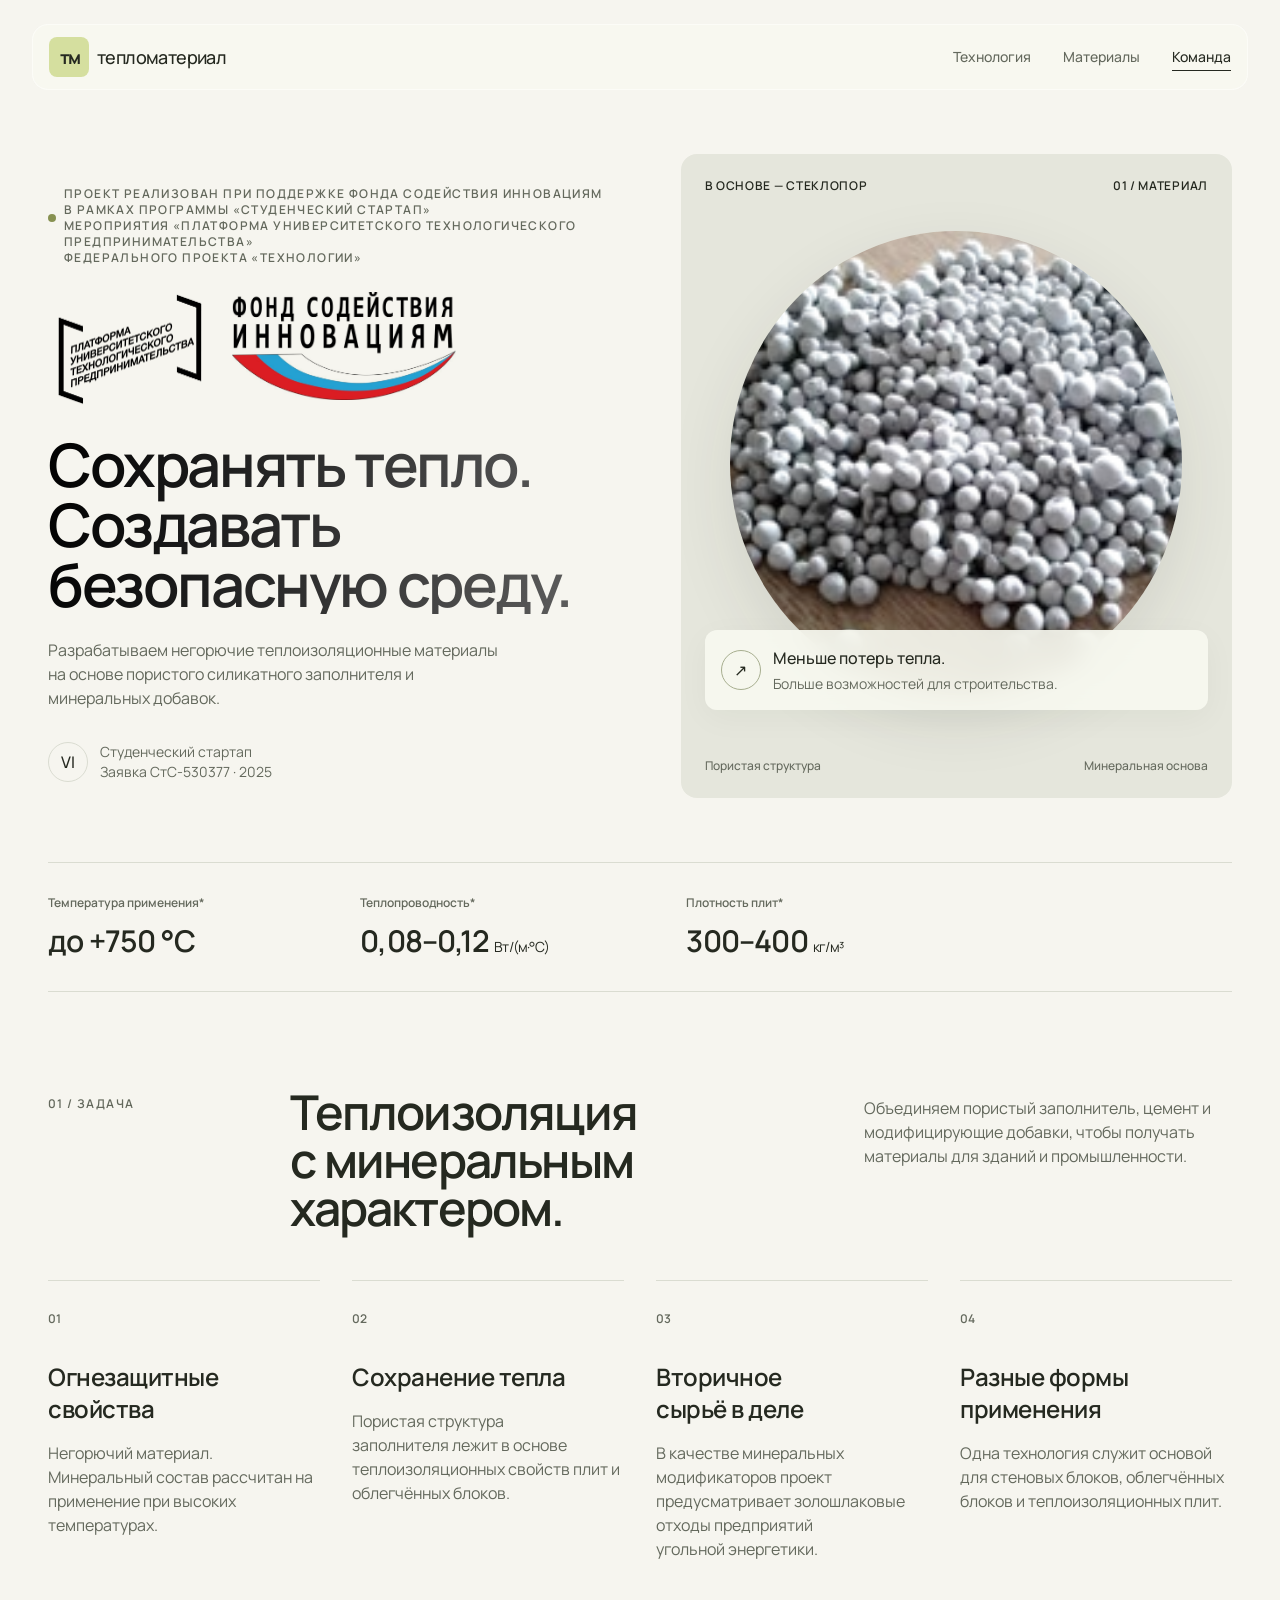
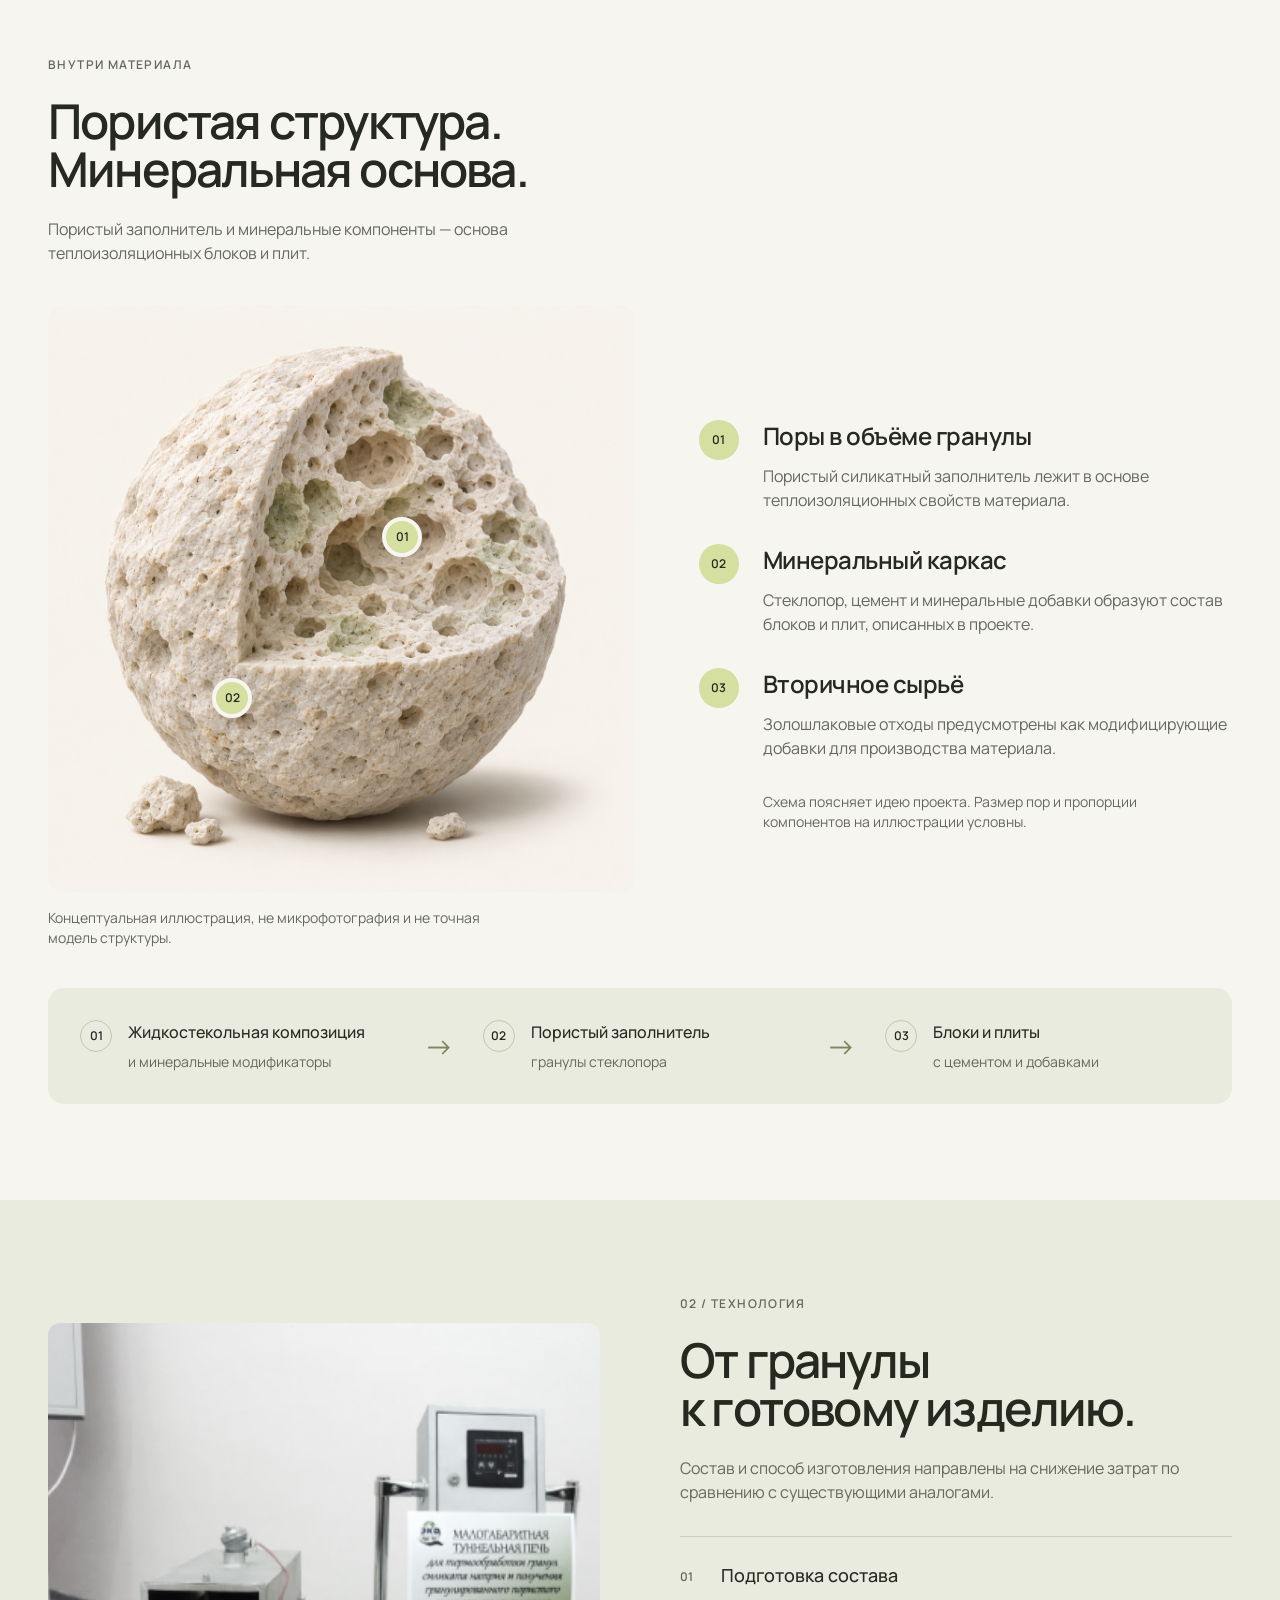
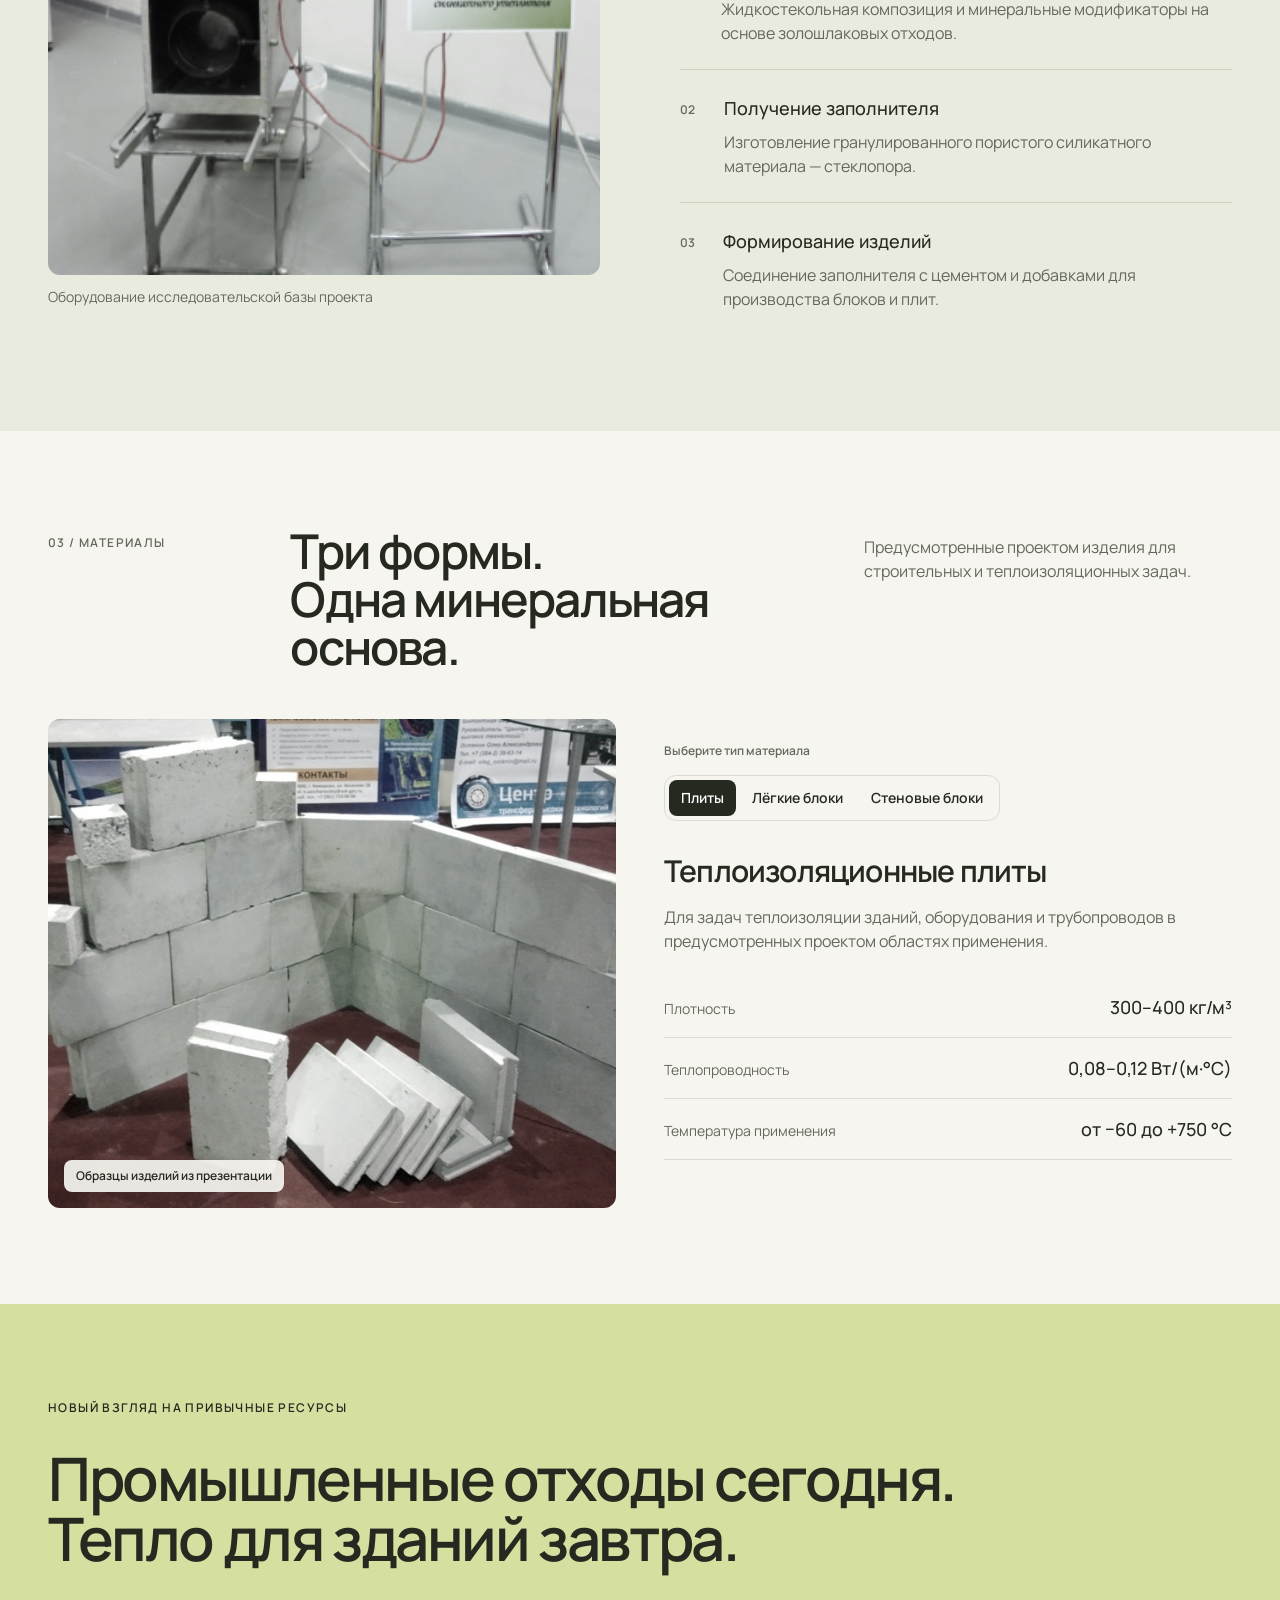
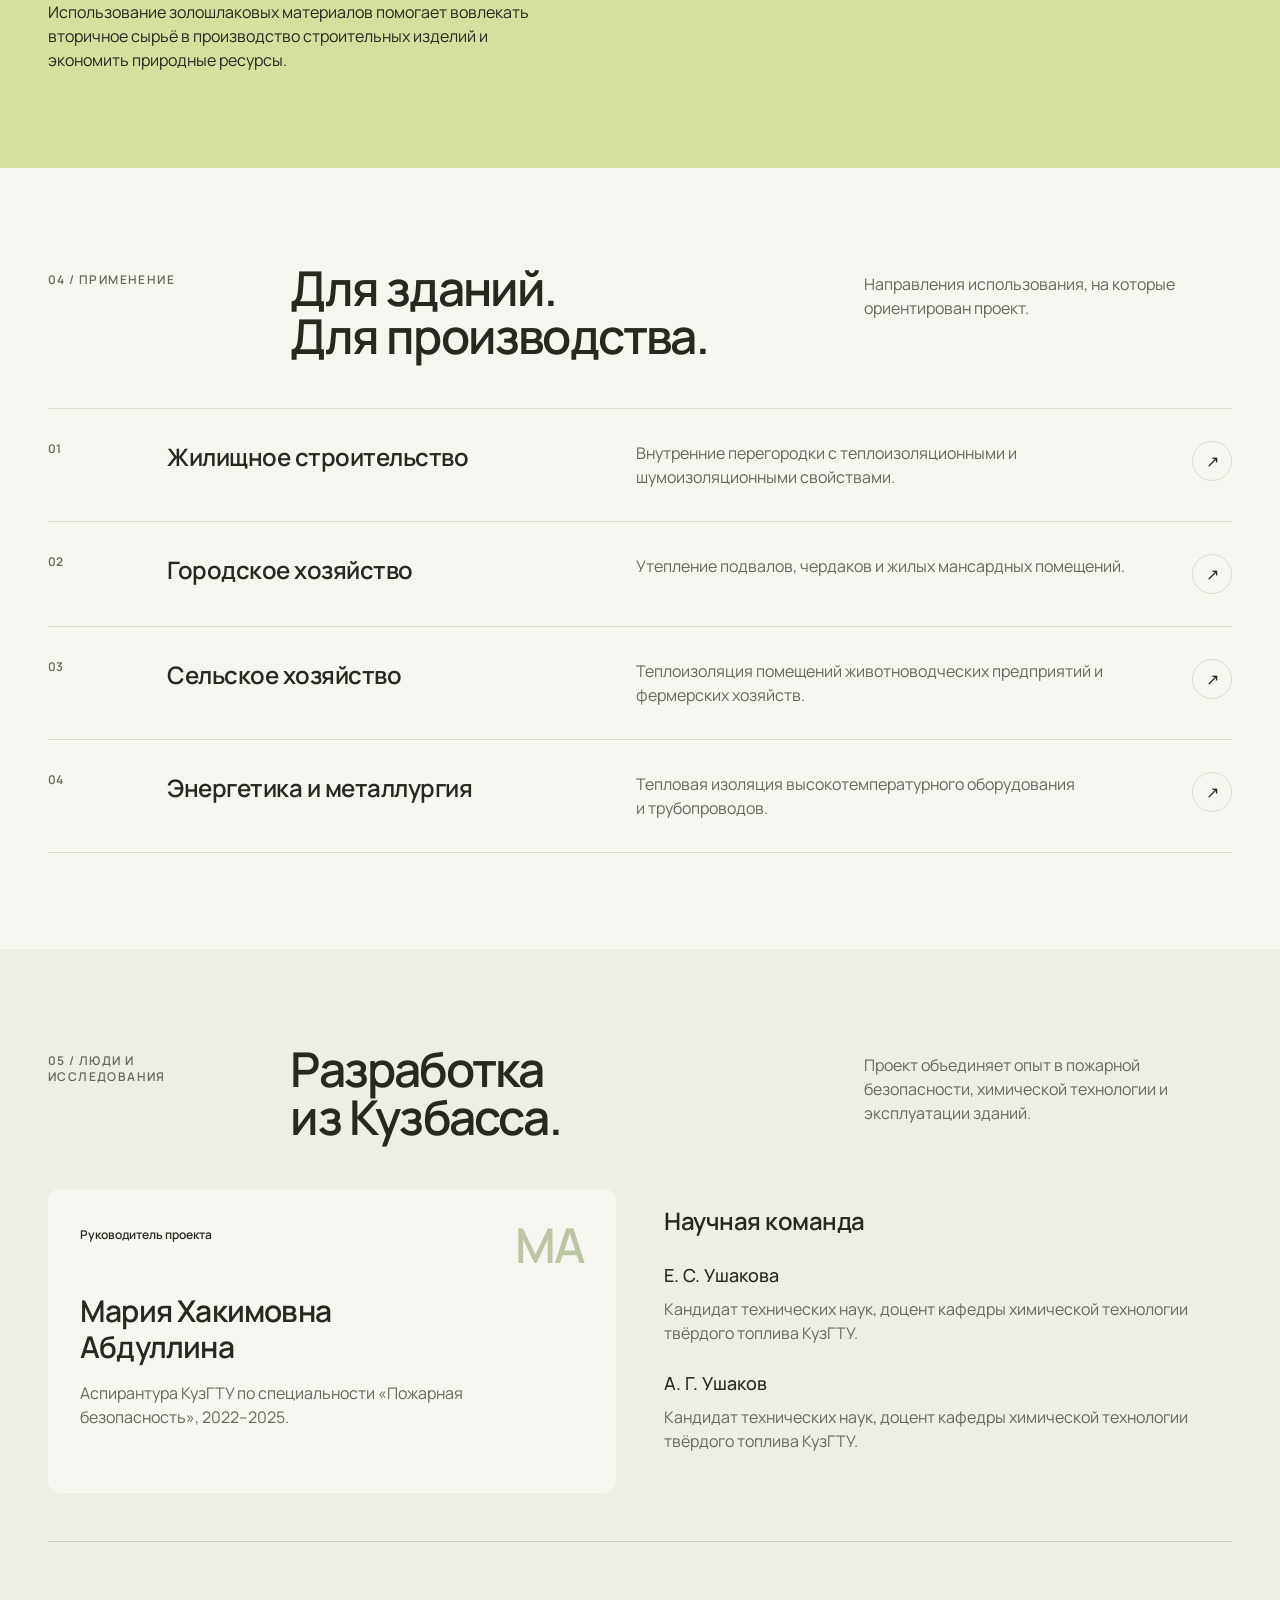
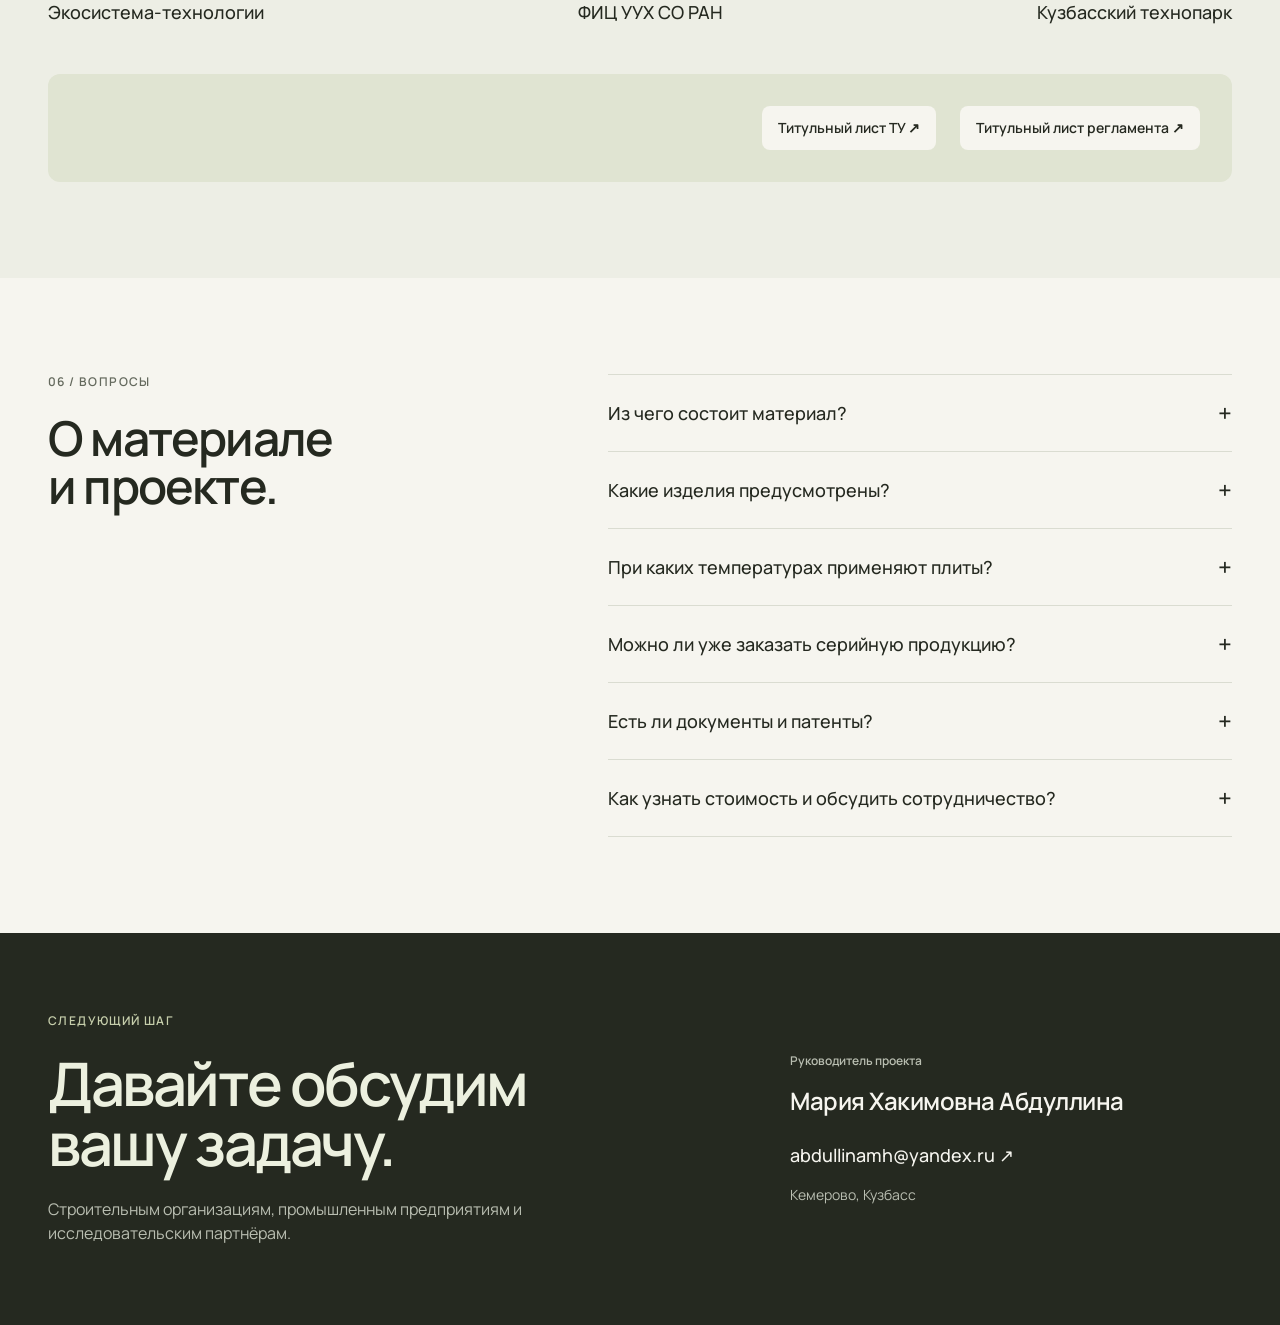
<file: index.html>
<!doctype html>
<html lang="ru">
<head>
  <meta charset="utf-8"><meta name="viewport" content="width=device-width, initial-scale=1">
  <title>Теплоизоляционные материалы на основе стеклопора | Проект СтС-530377</title>
  <meta name="description" content="Разработка негорючих теплоизоляционных плит и стеновых блоков на основе пористого силикатного заполнителя. Проект Марии Абдуллиной, Кузбасс.">
  <meta name="theme-color" content="#eeeee7"><meta property="og:type" content="website"><meta property="og:locale" content="ru_RU"><meta property="og:title" content="Теплоизоляционные материалы на основе стеклопора | Проект СтС-530377"><meta property="og:description" content="Разработка негорючих теплоизоляционных плит и стеновых блоков на основе пористого силикатного заполнителя. Проект Марии Абдуллиной, Кузбасс."><meta property="og:image" content="./assets/products.jpg">
  <link rel="icon" href="./assets/favicon.svg" type="image/svg+xml"><link rel="preload" href="./assets/manrope.ttf" as="font" type="font/ttf" crossorigin><link rel="stylesheet" href="./styles.css"><script src="./product-data.js" defer></script><script src="./script.js" defer></script>
</head>
<body>
<a class="skip button-md" href="#main">Перейти к содержимому</a>
<header class="header"><a class="brand title-2" href="#main" aria-label="Тепломатериал, начало"><span class="brand-mark" aria-hidden="true">тм</span>тепломатериал</a><nav aria-label="Основная навигация" class="desktop-nav title-4"><a href="#technology">Технология</a><a href="#products">Материалы</a><a href="#team">Команда</a></nav><button class="menu-toggle" aria-label="Открыть меню" aria-expanded="false" aria-controls="mobile-nav"><span></span><span></span></button></header>
<nav id="mobile-nav" class="mobile-nav heading-4" aria-label="Мобильная навигация" inert><a href="#technology">Технология</a><a href="#products">Материалы</a><a href="#applications">Применение</a><a href="#team">Команда</a></nav>
<main id="main">
<section class="hero wrap">
  <div class="hero-copy"><p class="eyebrow caption-3"><span class="status-dot"></span><br>Проект реализован при поддержке Фонда содействия инновациям <br>в рамках программы «Студенческий стартап» <br>мероприятия «Платформа университетского технологического предпринимательства» <br>федерального проекта «Технологии»</p><div class="hero-support-logos" role="group" aria-label="Организации программы поддержки проекта"><img class="platform-logo" src="./assets/university-platform-logo.png" alt="Платформа университетского технологического предпринимательства" width="1280" height="1025"><img class="foundation-logo" src="./assets/innovation-fund-logo.png" alt="Фонд содействия инновациям" width="1024" height="497"></div><h1 class="heading-1">Сохранять тепло.<br>Создавать<br>безопасную среду.</h1><p class="hero-description body-3">Разрабатываем негорючие теплоизоляционные материалы на основе пористого силикатного заполнителя и минеральных добавок.</p><div class="hero-proof caption-2"><span class="proof-number title-3">VI</span><span>Студенческий стартап<br>Заявка СтС-530377 · 2025</span></div></div>
  <div class="hero-visual"><div class="visual-top caption-3"><span>В основе — стеклопор</span><span>01 / Материал</span></div><img src="./assets/published-image-1.png" alt="Гранулы пористого силикатного заполнителя " width="737" height="522" fetchpriority="high"><div class="material-tag"><span class="tag-circle" aria-hidden="true">↗</span><div><p class="title-3">Меньше потерь тепла.</p><p class="caption-2">Больше возможностей для строительства.</p></div></div><div class="visual-bottom caption-4"><span>Пористая структура</span><span>Минеральная основа</span></div></div>
</section>
<div class="spec-strip wrap"><div><span class="caption-3">Температура применения*</span><strong class="heading-4"><span>до +750 °C</span></strong></div><div><span class="caption-3">Теплопроводность*</span><strong class="heading-4"><span>0,08–0,12</span> <small class="caption-2"><span>Вт/(м·°C)</span></small></strong></div><div><span class="caption-3">Плотность плит*</span><strong class="heading-4"><span>300–400</span> <small class="caption-2"><span>кг/м³</span></small></strong></div><p class="caption-2"></p></div>
<section class="section wrap" id="benefits"><div class="section-head reveal"><p class="eyebrow caption-3">01 / Задача</p><h2 class="heading-2">Теплоизоляция<br>с минеральным характером.</h2><p class="body-3">Объединяем пористый заполнитель, цемент и модифицирующие добавки, чтобы получать материалы для зданий и промышленности.</p></div><div class="benefit-grid"><article class="benefit reveal"><span class="index caption-3">01</span><h3 class="heading-5">Огнезащитные свойства</h3><p class="body-3">Негорючий материал. Минеральный состав рассчитан на применение при высоких температурах.</p></article><article class="benefit reveal"><span class="index caption-3">02</span><h3 class="heading-5">Сохранение тепла</h3><p class="body-3">Пористая структура заполнителя лежит в основе теплоизоляционных свойств плит и облегчённых блоков.</p></article><article class="benefit reveal"><span class="index caption-3">03</span><h3 class="heading-5">Вторичное сырьё в деле</h3><p class="body-3">В качестве минеральных модификаторов проект предусматривает золошлаковые отходы предприятий угольной энергетики.</p></article><article class="benefit reveal"><span class="index caption-3">04</span><h3 class="heading-5">Разные формы применения</h3><p class="body-3">Одна технология служит основой для стеновых блоков, облегчённых блоков и теплоизоляционных плит.</p></article></div></section>
<section class="material-infographic wrap" id="material-structure" aria-labelledby="structure-title">
<div class="infographic-heading reveal"><p class="eyebrow caption-3">Внутри материала</p><h2 class="heading-2" id="structure-title">Пористая структура.<br>Минеральная основа.</h2><p class="body-3">Пористый заполнитель и минеральные компоненты — основа теплоизоляционных блоков и плит.</p></div>
<div class="infographic-layout reveal">
<figure class="granule-figure"><img src="./assets/porous-granule.png" alt="Концептуальная иллюстрация: пористая минеральная гранула в разрезе с видимыми воздушными полостями" width="1254" height="1254" loading="lazy"><span class="granule-pin pin-one caption-3" aria-hidden="true">01</span><span class="granule-pin pin-two caption-3" aria-hidden="true">02</span><figcaption class="caption-2">Концептуальная иллюстрация, не микрофотография и не точная модель структуры.</figcaption></figure>
<div class="structure-notes"><article><span class="structure-number caption-3">01</span><div><h3 class="heading-5">Поры в объёме гранулы</h3><p class="body-3">Пористый силикатный заполнитель лежит в основе теплоизоляционных свойств материала.</p></div></article><article><span class="structure-number caption-3">02</span><div><h3 class="heading-5">Минеральный каркас</h3><p class="body-3">Стеклопор, цемент и минеральные добавки образуют состав блоков и плит, описанных в проекте.</p></div></article><article><span class="structure-number caption-3">03</span><div><h3 class="heading-5">Вторичное сырьё</h3><p class="body-3">Золошлаковые отходы предусмотрены как модифицирующие добавки для производства материала.</p></div></article><p class="structure-footnote caption-2">Схема поясняет идею проекта. Размер пор и пропорции компонентов на иллюстрации условны.</p></div>
</div>
<div class="material-route reveal" aria-label="Путь от сырья к изделию"><div><span class="route-node caption-3">01</span><p class="title-3">Жидкостекольная композиция</p><span class="caption-2">и минеральные модификаторы</span></div><span class="route-arrow" aria-hidden="true">→</span><div><span class="route-node caption-3">02</span><p class="title-3">Пористый заполнитель</p><span class="caption-2">гранулы стеклопора</span></div><span class="route-arrow" aria-hidden="true">→</span><div><span class="route-node caption-3">03</span><p class="title-3">Блоки и плиты</p><span class="caption-2">с цементом и добавками</span></div></div>
</section>
<section class="technology" id="technology"><div class="wrap section"><div class="tech-layout"><div class="tech-photo reveal"><img src="./assets/laboratory.png" alt="Лабораторное оборудование для исследования материалов" width="670" height="503" loading="lazy"><p class="caption-2">Оборудование исследовательской базы проекта</p></div><div class="tech-copy reveal"><p class="eyebrow caption-3">02 / Технология</p><h2 class="heading-2">От гранулы<br>к готовому изделию.</h2><p class="body-3">Состав и способ изготовления направлены на снижение затрат по сравнению с существующими аналогами.</p><ol class="steps"><li><span class="caption-3">01</span><div><h3 class="title-2">Подготовка состава</h3><p class="body-3">Жидкостекольная композиция и минеральные модификаторы на основе золошлаковых отходов.</p></div></li><li><span class="caption-3">02</span><div><h3 class="title-2">Получение заполнителя</h3><p class="body-3">Изготовление гранулированного пористого силикатного материала — стеклопора.</p></div></li><li><span class="caption-3">03</span><div><h3 class="title-2">Формирование изделий</h3><p class="body-3">Соединение заполнителя с цементом и добавками для производства блоков и плит.</p></div></li></ol></div></div></div></section>
<section class="section wrap" id="products"><div class="section-head reveal"><p class="eyebrow caption-3">03 / Материалы</p><h2 class="heading-2">Три формы.<br>Одна минеральная основа.</h2><p class="body-3">Предусмотренные проектом изделия для строительных и теплоизоляционных задач.</p></div><div class="product-layout"><div class="product-photo reveal"><img src="./assets/published-image-4.jpg" alt="Образцы блоков и теплоизоляционных плит " width="1320" height="990" loading="lazy"><span class="photo-caption caption-3">Образцы изделий из презентации</span></div><div class="product-panel reveal"><p class="caption-3">Выберите тип материала</p><div class="tabs" role="tablist" aria-label="Тип изделия"><button class="button-sm" id="tab-plate" role="tab" aria-selected="true" aria-controls="product-details" data-product="plate">Плиты</button><button class="button-sm" id="tab-light" role="tab" aria-selected="false" aria-controls="product-details" data-product="light" tabindex="-1">Лёгкие блоки</button><button class="button-sm" id="tab-wall" role="tab" aria-selected="false" aria-controls="product-details" data-product="wall" tabindex="-1">Стеновые блоки</button></div><div id="product-details" role="tabpanel" aria-labelledby="tab-plate" tabindex="0" aria-live="polite"><h3 class="heading-4" id="product-title">Теплоизоляционные плиты</h3><p class="body-3" id="product-description">Для задач теплоизоляции зданий, оборудования и трубопроводов в предусмотренных проектом областях применения.</p><dl id="product-specs"><div><dt class="caption-2">Плотность</dt><dd class="title-2">300–400 кг/м³</dd></div><div><dt class="caption-2">Теплопроводность</dt><dd class="title-2">0,08–0,12 Вт/(м·°C)</dd></div><div><dt class="caption-2">Температура применения</dt><dd class="title-2">от −60 до +750 °C</dd></div></dl><p id="product-note" class="caption-2"></p></div></div></div></section>
<section class="tagline-section"><div class="wrap"><p class="eyebrow caption-3">Новый взгляд на привычные ресурсы</p><h2 class="heading-1 tagline">Промышленные отходы сегодня.<br>Тепло для зданий завтра.</h2><p class="body-3">Использование золошлаковых материалов помогает вовлекать вторичное сырьё в производство строительных изделий и экономить природные ресурсы.</p></div></section>
<section class="section wrap" id="applications"><div class="section-head reveal"><p class="eyebrow caption-3">04 / Применение</p><h2 class="heading-2">Для зданий.<br>Для производства.</h2><p class="body-3">Направления использования, на которые ориентирован проект.</p></div><div class="application-list"><article class="reveal"><span class="caption-3">01</span><h3 class="heading-5">Жилищное строительство</h3><p class="body-3">Внутренние перегородки с теплоизоляционными и шумоизоляционными свойствами.</p><span class="application-arrow" aria-hidden="true">↗</span></article><article class="reveal"><span class="caption-3">02</span><h3 class="heading-5">Городское хозяйство</h3><p class="body-3">Утепление подвалов, чердаков и жилых мансардных помещений.</p><span class="application-arrow" aria-hidden="true">↗</span></article><article class="reveal"><span class="caption-3">03</span><h3 class="heading-5">Сельское хозяйство</h3><p class="body-3">Теплоизоляция помещений животноводческих предприятий и фермерских хозяйств.</p><span class="application-arrow" aria-hidden="true">↗</span></article><article class="reveal"><span class="caption-3">04</span><h3 class="heading-5">Энергетика и металлургия</h3><p class="body-3">Тепловая изоляция высокотемпературного оборудования и трубопроводов.</p><span class="application-arrow" aria-hidden="true">↗</span></article></div></section>
<section class="team-section" id="team"><div class="wrap section"><div class="section-head reveal"><p class="eyebrow caption-3">05 / Люди и исследования</p><h2 class="heading-2">Разработка<br>из Кузбасса.</h2><p class="body-3">Проект объединяет опыт в пожарной безопасности, химической технологии и эксплуатации зданий.</p></div><div class="team-grid"><article class="team-lead reveal"><span class="caption-3">Руководитель проекта</span><div class="initials heading-2" aria-hidden="true">МА</div><h3 class="heading-4">Мария Хакимовна<br>Абдуллина</h3><p class="body-3">Аспирантура КузГТУ по специальности «Пожарная безопасность», 2022–2025. </p></article><div class="team-research reveal"><h3 class="heading-5">Научная команда</h3><div><h4 class="title-2">Е. С. Ушакова</h4><p class="body-3">Кандидат технических наук, доцент кафедры химической технологии твёрдого топлива КузГТУ.</p></div><div><h4 class="title-2">А. Г. Ушаков</h4><p class="body-3">Кандидат технических наук, доцент кафедры химической технологии твёрдого топлива КузГТУ.</p></div><p class="caption-2"></p></div></div><div class="partners reveal"><p class="caption-3"></p><div class="partner-names title-2"><span>Экосистема-технологии</span><span>ФИЦ УУХ СО РАН</span><span>Кузбасский технопарк</span></div></div><div class="documents reveal"><div><h3 class="heading-5"></h3><p class="body-3"></p></div><a class="document-link button-sm" href="./assets/specification.png" target="_blank" rel="noopener">Титульный лист ТУ ↗</a><a class="document-link button-sm" href="./assets/regulation.png" target="_blank" rel="noopener">Титульный лист регламента ↗</a></div></div></section>
<section class="section wrap faq-section" id="faq"><div class="reveal"><p class="eyebrow caption-3">06 / Вопросы</p><h2 class="heading-2">О материале<br>и проекте.</h2></div><div class="faq-list reveal"><details><summary class="title-2">Из чего состоит материал?</summary><p class="body-3">В основе изделий — гранулированный пористый силикатный заполнитель, цемент и минеральные добавки. Проект предусматривает использование золошлаковых отходов в качестве модификаторов.</p></details><details><summary class="title-2">Какие изделия предусмотрены?</summary><p class="body-3">Стеновые блоки, облегчённые стеновые блоки и теплоизоляционные плиты. Формат и характеристики подбираются под задачу применения.</p></details><details><summary class="title-2">При каких температурах применяют плиты?</summary><p class="body-3">Диапазон от −60 до +750 °C. Рабочие условия конкретного изделия необходимо согласовать с командой и подтвердить испытаниями.</p></details><details><summary class="title-2">Можно ли уже заказать серийную продукцию?</summary><p class="body-3">На сегодняшний день проводятся исследования и производятся испытания экспериментальных образцов. Текущую готовность, наличие образцов и условия поставки уточняйте у команды проекта.</p></details><details><summary class="title-2">Есть ли документы и патенты?</summary><p class="body-3">Статус регистрации и доступные протоколы испытаний следует запросить у команды.</p></details><details><summary class="title-2">Как узнать стоимость и обсудить сотрудничество?</summary><p class="body-3">Напишите Марии Абдуллиной на электронную почту, указанную ниже. Укажите область применения, предполагаемый объём и условия эксплуатации.</p></details></div></section>
<section class="contact-section" id="contact"><div class="wrap contact-layout"><div><p class="eyebrow caption-3">Следующий шаг</p><h2 class="heading-1">Давайте обсудим<br>вашу задачу.</h2><p class="body-3">Строительным организациям, промышленным предприятиям и исследовательским партнёрам.</p></div><address><p class="caption-3">Руководитель проекта</p><p class="heading-5">Мария Хакимовна Абдуллина</p><a class="title-2" href="mailto:abdullinamh@yandex.ru">abdullinamh@yandex.ru ↗</a><span class="caption-2">Кемерово, Кузбасс</span></address></div></section>
</main>


</body></html>
</file>
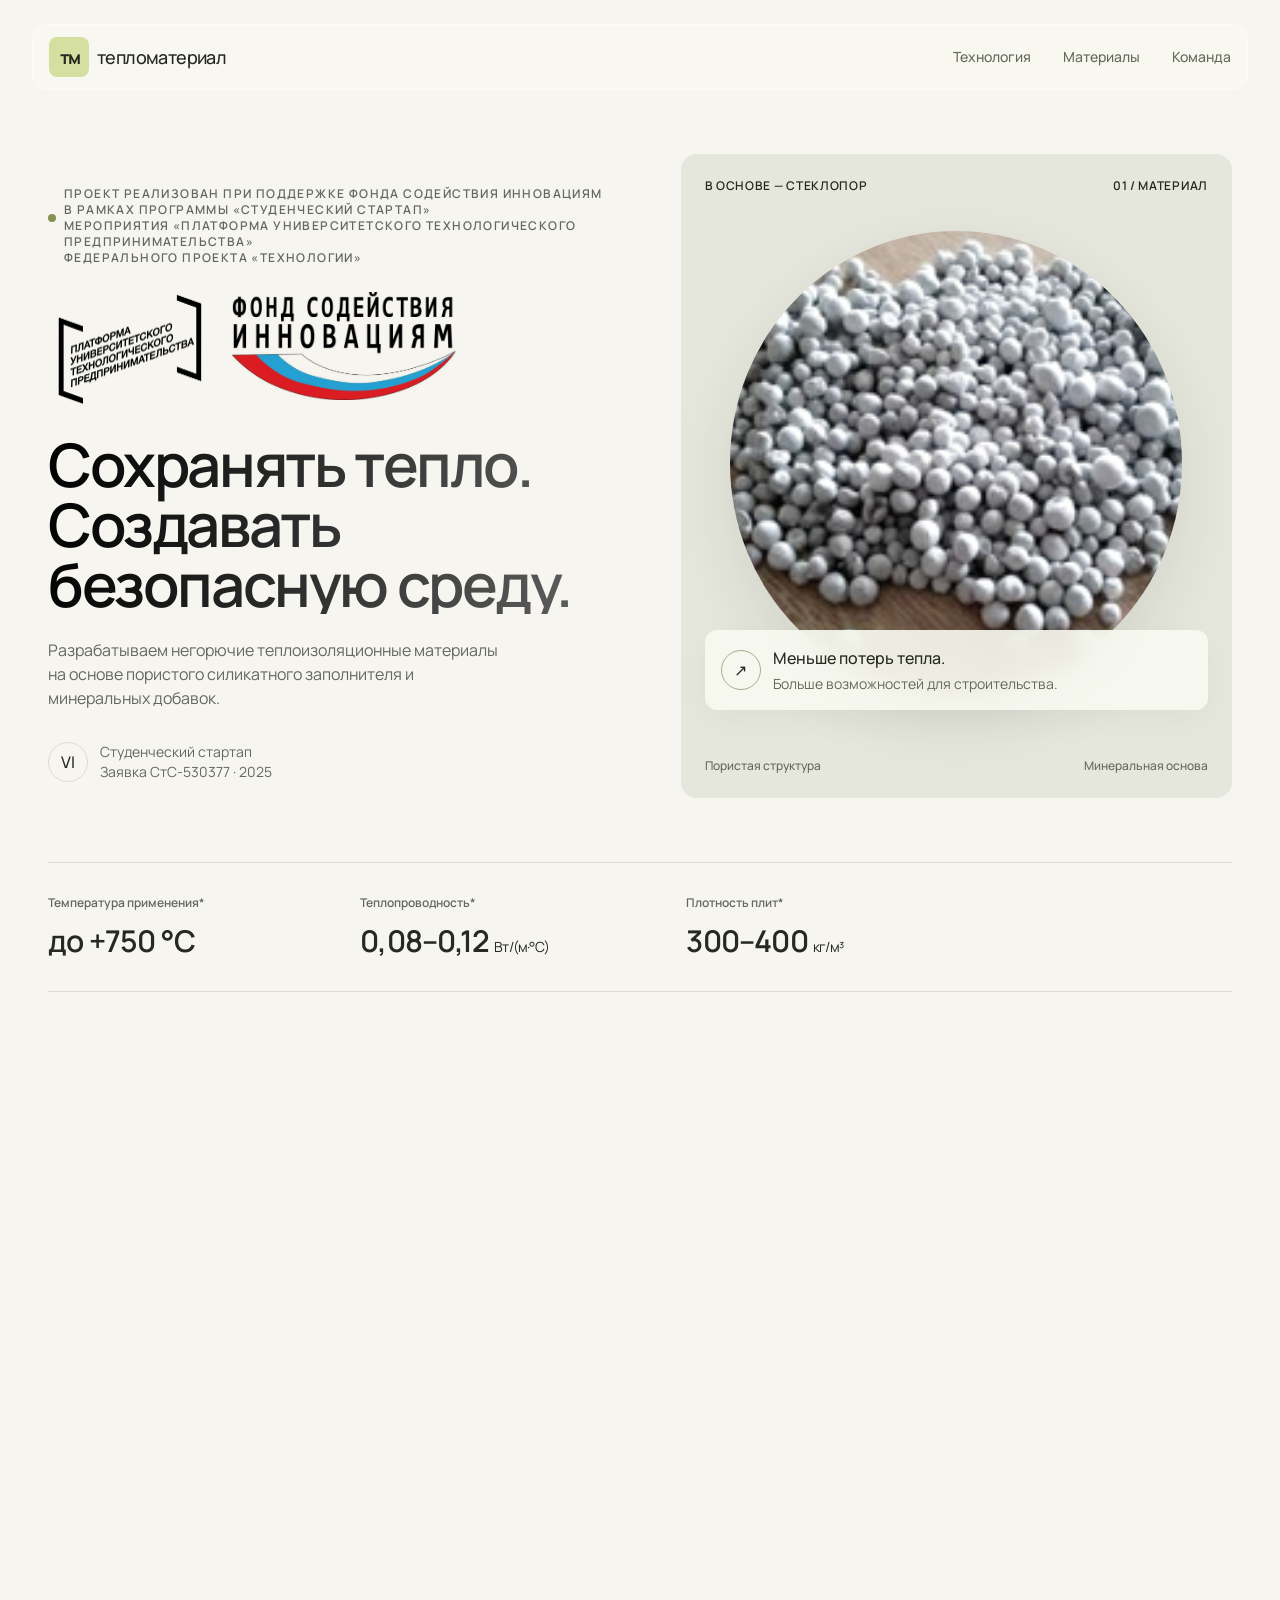
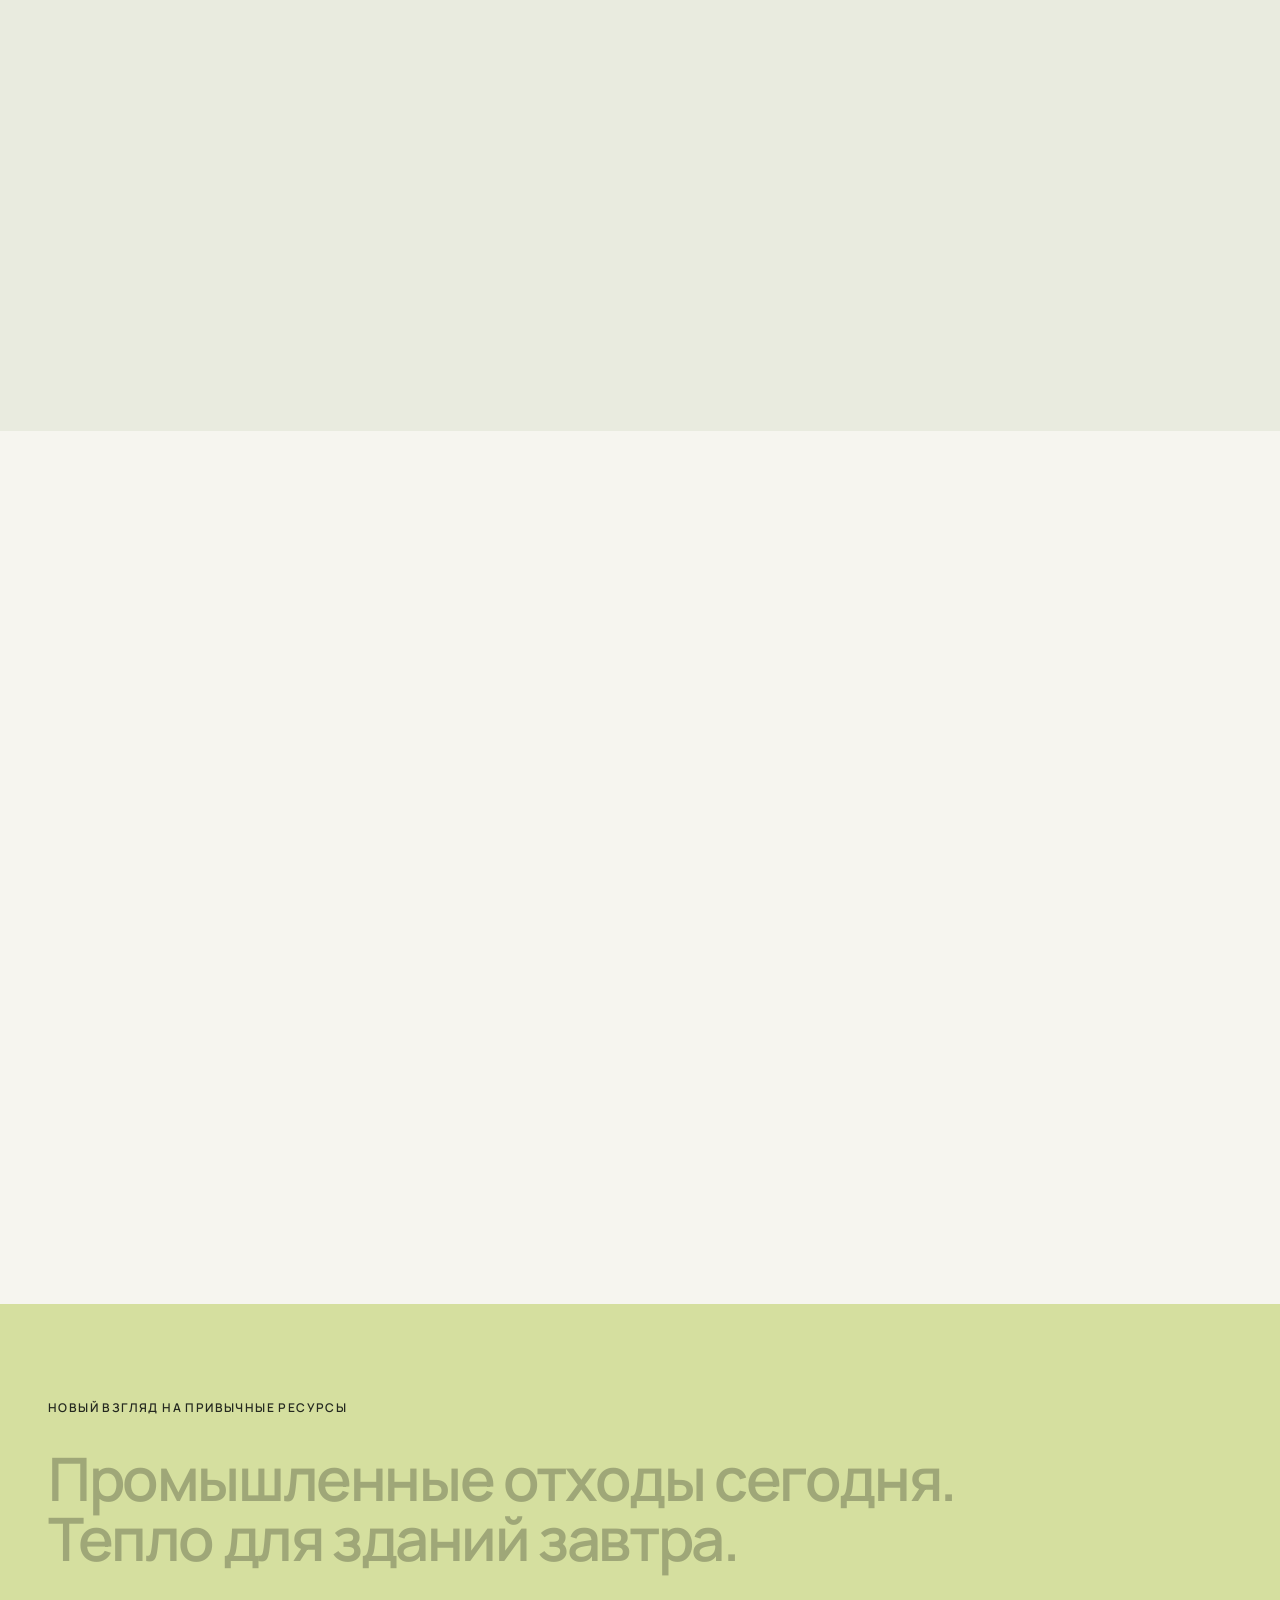
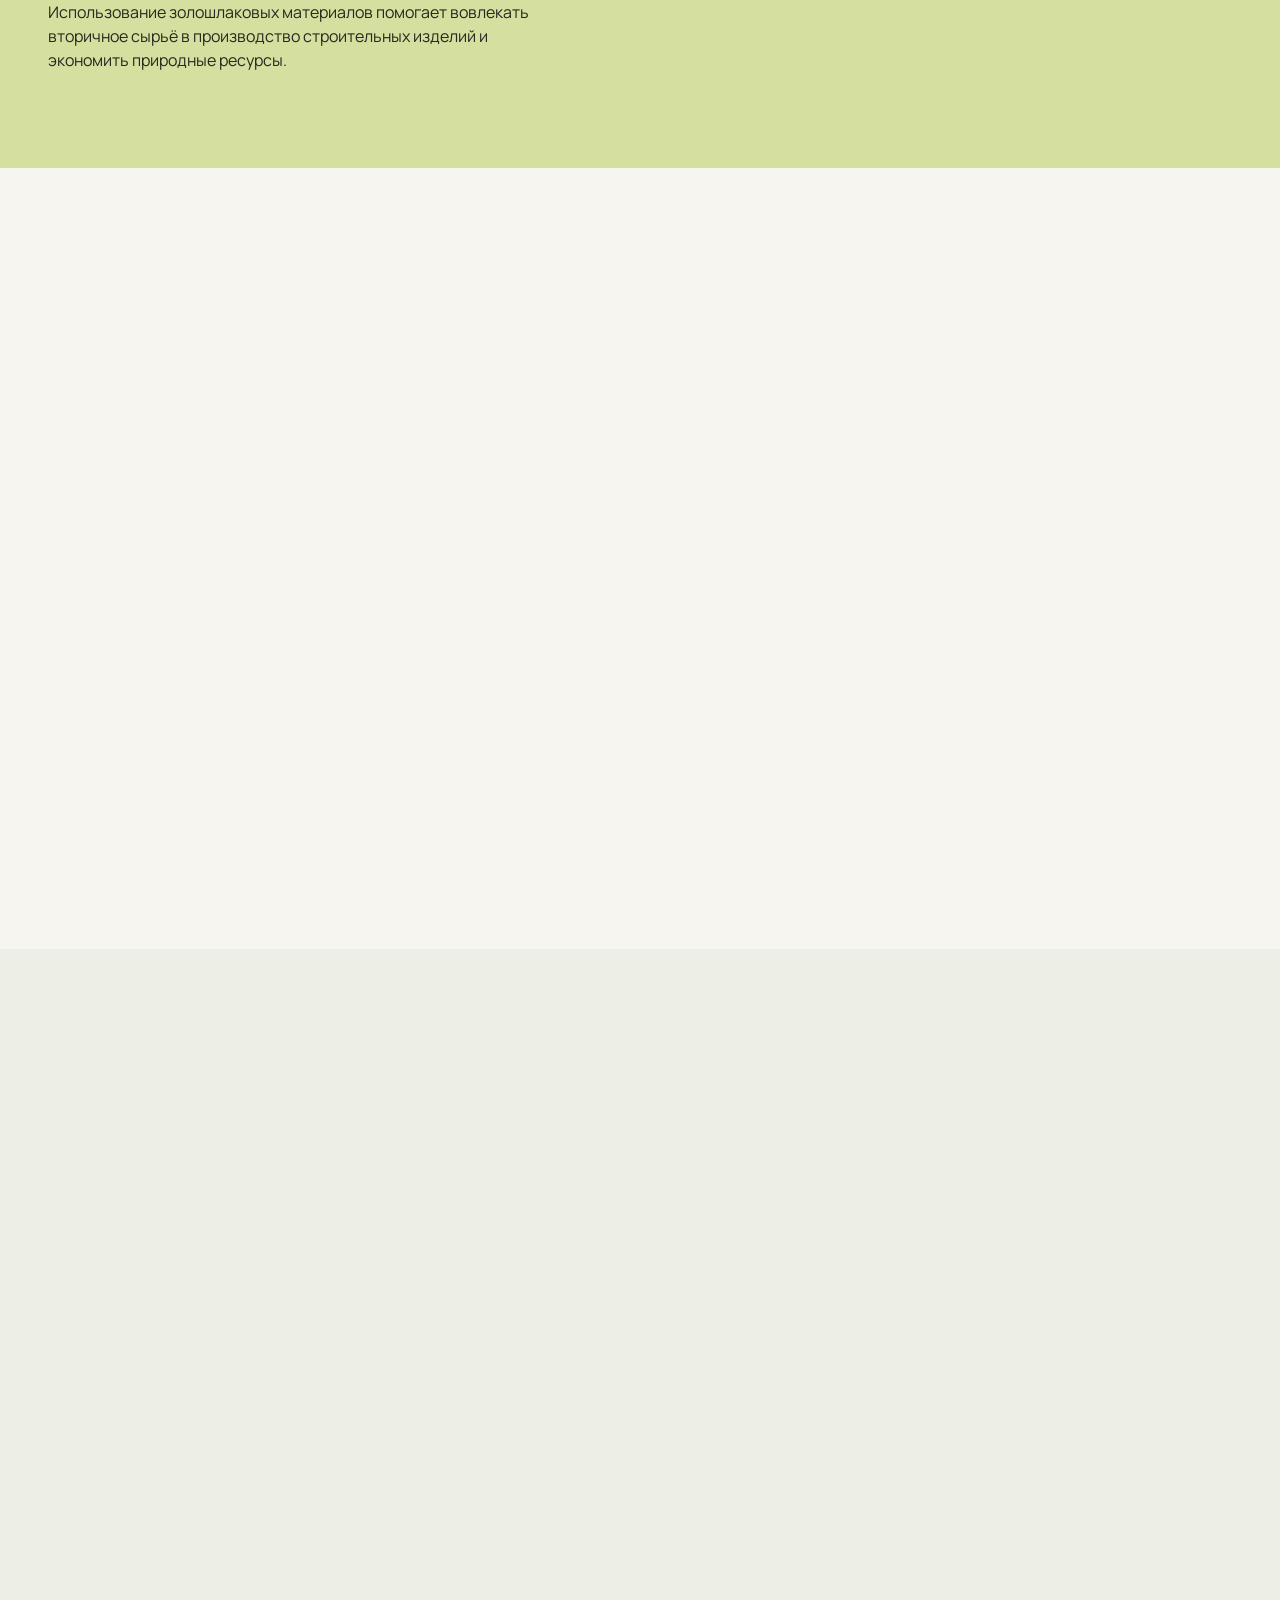
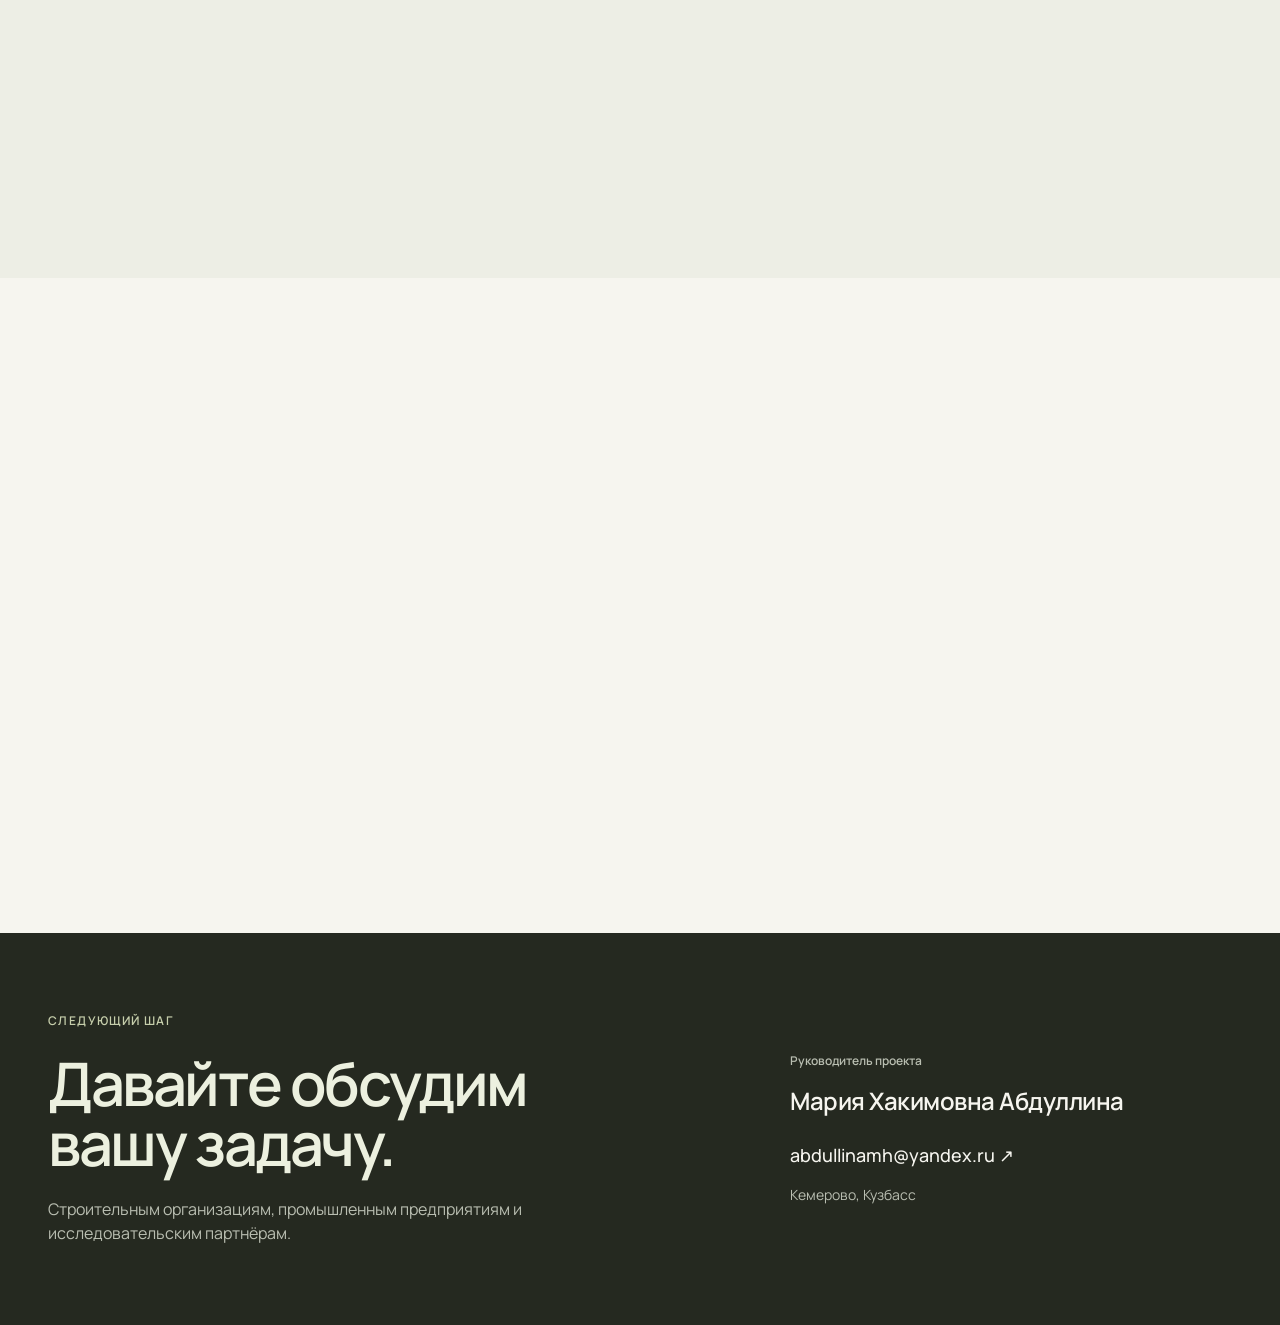
<file: admin.html>
<!doctype html><html lang="ru"><head><meta charset="utf-8"><meta name="robots" content="noindex"><meta http-equiv="refresh" content="0;url=./index.html"><title>Переход на сайт</title></head><body><a href="./index.html">Открыть сайт</a></body></html>
</file>
<file: styles.css>
@font-face{font-family:Manrope;src:url('./assets/manrope.ttf') format('truetype');font-weight:200 800;font-style:normal;font-display:swap}
:root{--paper:#f6f5ef;--ink:#252920;--muted:#64695d;--olive:#d5df9f;--line:#dadcd1;--curve:cubic-bezier(.22,1,.36,1)}
*{box-sizing:border-box}html{scroll-behavior:smooth;scroll-padding-top:112px}body{margin:0;background:var(--paper);color:var(--ink);font-family:Manrope,sans-serif;font-size:16px;line-height:24px}body.menu-open{overflow:hidden}h1,h2,h3,h4,p{margin:0}h1,h2,h3,h4{text-wrap:balance}p{text-wrap:pretty}a{color:inherit;text-decoration:none}button{font:inherit;color:inherit;cursor:pointer}button,a{-webkit-tap-highlight-color:transparent}a,button{transition:transform .3s var(--curve),opacity .3s var(--curve)}a:hover,button:hover{opacity:.78}a:active,button:active{transform:translateY(1px)}:focus-visible{outline:3px solid #737f36;outline-offset:4px}img{display:block;width:100%;height:auto}address{font-style:normal}section[id]{scroll-margin-top:32px}
.heading-1{font-size:60px;line-height:60px;font-weight:600;letter-spacing:-2.4px}.heading-2{font-size:48px;line-height:48px;font-weight:600;letter-spacing:-1.8px}.heading-4{font-size:30px;line-height:36px;font-weight:600;letter-spacing:-.8px}.heading-5{font-size:24px;line-height:32px;font-weight:600;letter-spacing:-.5px}.title-2{font-size:18px;line-height:28px;font-weight:500}.title-3{font-size:16px;line-height:24px;font-weight:500}.title-4{font-size:14px;line-height:20px;font-weight:500}.body-3{font-size:16px;line-height:24px;font-weight:400}.button-md{font-size:16px;line-height:24px;font-weight:600}.button-sm{font-size:14px;line-height:20px;font-weight:600}.caption-2{font-size:14px;line-height:20px;font-weight:400}.caption-3{font-size:12px;line-height:16px;font-weight:600}.caption-4{font-size:12px;line-height:16px;font-weight:500}
.wrap{width:calc(100% - 96px);max-width:1312px;margin-inline:auto}.section{padding-block:96px}.eyebrow{text-transform:uppercase;letter-spacing:1.4px}.header{position:relative;z-index:30;margin:24px auto 0;display:flex;align-items:center;justify-content:space-between;gap:24px;width:calc(100% - 64px);max-width:1344px;padding:12px 16px;border:1px solid #ffffff80;background:#f8f8f0df;backdrop-filter:blur(20px);border-radius:16px}.brand{display:inline-flex;align-items:center;gap:8px;letter-spacing:-.6px}.brand-mark{background:var(--olive);width:40px;height:40px;display:grid;place-items:center;border-radius:8px;font-size:18px;line-height:28px;font-weight:700;letter-spacing:-2px}.brand-dot{align-self:flex-start;font-size:12px;line-height:16px}.desktop-nav{display:flex;gap:32px;color:var(--muted)}.desktop-nav a[aria-current]{color:var(--ink);text-decoration:underline;text-underline-offset:8px}.header-contact{display:flex;gap:32px;align-items:center;padding:8px 12px;background:white;border:1px solid var(--line);border-radius:8px}.header-contact span{font-size:20px}.menu-toggle{display:none}.mobile-nav{display:none}.skip{position:fixed;top:-96px;left:16px;z-index:100;background:white;padding:16px}.skip:focus{top:16px}
.hero{display:grid;grid-template-columns:1.06fr 1fr;gap:48px;padding-block:64px}.hero-copy{padding-block:16px}.hero .eyebrow{display:flex;align-items:center;gap:8px;margin-bottom:32px;color:var(--muted)}.status-dot{width:8px;height:8px;border-radius:50%;background:#879151;flex-shrink:0}.hero h1{max-width:680px;background:linear-gradient(100deg,#000,#666);color:transparent;background-clip:text;-webkit-background-clip:text}.hero-description{color:var(--muted);max-width:480px;margin-top:24px}.button{display:inline-flex;align-items:center;justify-content:space-between;gap:32px;background:var(--ink);color:white;border-radius:8px;padding:12px 16px}.hero .button{margin-top:32px}.button span{font-size:24px;line-height:32px}.hero-proof{display:flex;align-items:center;gap:12px;color:var(--muted);margin-top:32px}.proof-number{width:40px;height:40px;border:1px solid var(--line);border-radius:50%;display:grid;place-items:center;color:var(--ink)}.hero-visual{background:#e5e6dc;border-radius:16px;overflow:hidden;min-height:560px;position:relative;display:flex;flex-direction:column;justify-content:space-between;padding:24px}.visual-top,.visual-bottom{display:flex;justify-content:space-between;gap:16px;position:relative;z-index:1}.visual-top{text-transform:uppercase;letter-spacing:.7px}.hero-visual>img{position:absolute;width:82%;height:72%;left:9%;top:12%;border-radius:50%;object-fit:cover;object-position:center;filter:saturate(.45);box-shadow:0 24px 64px #2529201a}.material-tag{position:relative;z-index:1;display:flex;align-items:center;gap:12px;margin-top:auto;margin-bottom:48px;padding:16px;background:#f8f9f0e8;backdrop-filter:blur(12px);border-radius:12px;box-shadow:0 8px 32px #2529200a}.material-tag .caption-2{color:var(--muted);margin-top:4px}.tag-circle{border:1px solid #a6ad8e;width:40px;height:40px;border-radius:50%;display:grid;place-items:center;flex-shrink:0}.visual-bottom{color:var(--muted)}
.spec-strip{border-block:1px solid var(--line);padding-block:32px;display:grid;grid-template-columns:1.05fr 1.1fr 1.1fr .8fr;gap:24px;align-items:center}.spec-strip>div{display:flex;flex-direction:column;gap:12px}.spec-strip .caption-3{color:var(--muted)}.spec-strip strong{white-space:nowrap}.spec-strip>p{color:var(--muted)}.section-head{display:grid;grid-template-columns:.55fr 1.45fr 1fr;gap:40px;align-items:start;margin-bottom:48px}.section-head>.eyebrow{padding-top:8px;color:var(--muted)}.section-head>.body-3{color:var(--muted);padding-top:8px}.benefit-grid{display:grid;grid-template-columns:repeat(4,1fr);gap:32px}.benefit{padding-top:24px;border-top:1px solid var(--line)}.benefit .index{color:var(--muted)}.benefit h3{margin-top:32px;margin-bottom:16px}.benefit p{color:var(--muted)}.technology{background:#e9ebdf}.tech-layout{display:grid;grid-template-columns:1fr 1fr;gap:80px;align-items:center}.tech-photo img{aspect-ratio:1/1;object-fit:cover;filter:saturate(.3);border-radius:12px}.tech-photo>p{margin-top:12px;color:var(--muted)}.tech-copy>.eyebrow{margin-bottom:24px;color:var(--muted)}.tech-copy>.body-3{margin-top:24px;color:var(--muted)}.steps{list-style:none;margin:32px 0 0;padding:0}.steps li{display:flex;gap:24px;padding:24px 0;border-top:1px solid #ccd0be}.steps li>span{width:24px;padding-top:8px;color:var(--muted)}.steps p{margin-top:8px;color:var(--muted)}.product-layout{display:grid;grid-template-columns:1fr 1fr;gap:48px}.product-photo{position:relative;min-height:480px;border-radius:12px;overflow:hidden;background:#e8e8df}.product-photo img{height:100%;object-fit:cover;filter:saturate(.35)}.photo-caption{position:absolute;bottom:16px;left:16px;background:#f6f5efed;padding:8px 12px;border-radius:8px}.product-panel{padding:24px 0}.product-panel>.caption-3{color:var(--muted);margin-bottom:16px}.tabs{display:flex;gap:4px;border:1px solid var(--line);padding:4px;border-radius:12px;margin-bottom:32px;width:fit-content}.tabs button{border:0;background:transparent;border-radius:8px;padding:8px 12px}.tabs button[aria-selected=true]{background:var(--ink);color:white}.product-panel h3{margin-bottom:16px}.product-panel p{color:var(--muted)}dl{margin:24px 0}dl>div{display:flex;justify-content:space-between;gap:16px;padding:16px 0;border-bottom:1px solid var(--line);align-items:baseline}dd{margin:0;text-align:right}dt{color:var(--muted)}.text-link{display:inline-flex;align-items:center;gap:32px;padding-block:8px;border-bottom:1px solid currentColor}.product-panel>.text-link{margin-top:24px}.tagline-section{background:var(--olive);padding-block:96px}.tagline-section .eyebrow{margin-bottom:32px}.tagline{max-width:1100px}.tagline-section .body-3{max-width:520px;margin-top:32px}.js .tagline .word{opacity:.3;transition:opacity .5s var(--curve)}.js .tagline .word.active{opacity:1}.application-list article{display:grid;grid-template-columns:.2fr 1fr 1.2fr 40px;gap:32px;padding:32px 0;border-top:1px solid var(--line);align-items:start}.application-list article:last-child{border-bottom:1px solid var(--line)}.application-list p,.application-list .caption-3{color:var(--muted)}.application-arrow{width:40px;height:40px;border:1px solid var(--line);border-radius:50%;display:grid;place-items:center}.team-section{background:#edeee5}.team-grid{display:grid;grid-template-columns:1fr 1fr;gap:48px}.team-lead{padding:32px;border-radius:12px;background:var(--paper);position:relative}.team-lead h3{margin-top:48px;margin-bottom:16px}.team-lead p{max-width:520px;color:var(--muted)}.initials{position:absolute;right:32px;top:32px;color:#bcc6a3}.team-research{padding:16px 0}.team-research>div{margin-top:24px}.team-research p{color:var(--muted);margin-top:8px}.team-research>.caption-2{margin-top:24px}.partners{margin-top:48px;padding-top:32px;border-top:1px solid #d0d3c4}.partners>p{color:var(--muted)}.partner-names{display:flex;justify-content:space-between;gap:32px;margin-top:24px}.documents{margin-top:48px;background:#e0e4d2;padding:32px;border-radius:12px;display:flex;gap:24px;align-items:center;flex-wrap:wrap}.documents>div{flex:1 1 480px}.documents p{color:var(--muted);margin-top:12px;max-width:640px}.document-link{padding:12px 16px;background:var(--paper);border-radius:8px}.faq-section{display:grid;grid-template-columns:1fr 1.3fr;gap:80px}.faq-section .eyebrow{color:var(--muted);margin-bottom:24px}details{border-top:1px solid var(--line);padding:24px 0}details:last-child{border-bottom:1px solid var(--line)}summary{cursor:pointer;list-style:none;display:flex;justify-content:space-between;gap:24px}summary::-webkit-details-marker{display:none}summary:after{content:'+';font-size:24px;flex-shrink:0}details[open] summary:after{content:'−'}details>p{color:var(--muted);padding-top:16px;padding-right:32px}.contact-section{background:#252920;color:#f6f5ef;padding-block:80px}.contact-layout{display:grid;grid-template-columns:1.5fr 1fr;gap:80px;align-items:center}.contact-layout .eyebrow{color:#c6ceab;margin-bottom:24px}.contact-layout .heading-1{color:#ecf0df}.contact-layout .body-3{max-width:480px;color:#b9beb1;margin-top:24px}.contact-layout .button{background:var(--olive);color:var(--ink);margin-top:32px}address{display:flex;flex-direction:column;align-items:flex-start;gap:16px}address>.caption-3{color:#b9beb1}address>.heading-5{margin-bottom:8px}address>.caption-2{color:#b9beb1}.footer{padding-block:32px;display:flex;gap:24px;align-items:center;flex-wrap:wrap}.footer>p{flex:1;color:var(--muted)}.footer a,.legal-button{flex-shrink:0}.legal-button{padding:0;border:0;background:none;color:var(--muted)}dialog{width:calc(100% - 32px);max-width:640px;padding:32px;border:1px solid var(--line);border-radius:16px;background:var(--paper);color:var(--ink)}dialog::backdrop{background:#0008;backdrop-filter:blur(4px)}dialog h2{margin:32px 0 24px}.dialog-close{display:block;margin-left:auto;padding:8px 12px;border:1px solid var(--line);background:transparent;border-radius:8px}dialog .text-link{margin-top:24px}.js .reveal{opacity:0;transform:translateY(32px);transition:opacity .7s var(--curve),transform .7s var(--curve)}.js .reveal.visible{opacity:1;transform:none}
@media(min-width:1500px){.hero-visual{min-height:600px}.hero{gap:64px}}
@media(max-width:1100px){.wrap{width:calc(100% - 64px)}.hero{gap:32px}.hero .heading-1{font-size:48px;line-height:48px;letter-spacing:-1.8px}.hero-visual{min-height:520px}.hero .eyebrow{max-width:280px}.spec-strip{grid-template-columns:repeat(3,1fr)}.spec-strip>p{grid-column:1/-1;max-width:480px}.section-head{grid-template-columns:1fr 2fr}.section-head>.body-3{grid-column:2}.benefit-grid{grid-template-columns:repeat(2,1fr);gap:40px}.tech-layout{gap:40px}.heading-2{font-size:36px;line-height:40px;letter-spacing:-1px}.product-layout{gap:32px}.tabs button{padding:8px}.application-list article{grid-template-columns:24px 1fr 1.2fr 40px;gap:24px}.contact-layout{gap:40px}.footer>p{flex-basis:50%}}
@media(max-width:760px){html{scroll-padding-top:32px}.wrap{width:calc(100% - 40px)}.header{width:calc(100% - 32px);margin-top:16px;padding:8px 12px;gap:12px}.brand{font-size:16px;line-height:24px}.brand-dot{display:none}.brand-mark{width:32px;height:32px}.desktop-nav,.header-contact{display:none}.menu-toggle{display:flex;flex-direction:column;gap:8px;justify-content:center;padding:8px;width:40px;height:40px;border:0;background:transparent}.menu-toggle span{height:2px;width:24px;background:var(--ink);transition:transform .5s var(--curve)}.menu-toggle[aria-expanded=true] span:first-child{transform:translateY(5px) rotate(45deg)}.menu-toggle[aria-expanded=true] span:last-child{transform:translateY(-5px) rotate(-45deg)}.mobile-nav{position:fixed;z-index:20;inset:0;display:flex;flex-direction:column;justify-content:center;gap:32px;padding:40px;background:#f6f5eff5;backdrop-filter:blur(24px);visibility:hidden;opacity:0;transition:opacity .3s var(--curve),visibility .3s var(--curve)}.mobile-nav.open{visibility:visible;opacity:1}.mobile-nav a{opacity:0;transform:translateY(24px);transition:opacity .5s var(--curve),transform .5s var(--curve)}.mobile-nav.open a{opacity:1;transform:none}.mobile-nav a:nth-child(2){transition-delay:60ms}.mobile-nav a:nth-child(3){transition-delay:120ms}.mobile-nav a:nth-child(4){transition-delay:180ms}.mobile-nav a:nth-child(5){transition-delay:240ms}.hero{grid-template-columns:1fr;padding-block:40px;gap:32px}.hero-copy{padding:0}.hero .eyebrow{max-width:none;font-size:12px;letter-spacing:.8px;margin-bottom:24px}.hero .heading-1,.heading-1{font-size:36px;line-height:40px;letter-spacing:-1.2px}.hero-description{margin-top:24px}.hero .button{margin-top:24px}.hero-proof{margin-top:24px}.hero-visual{min-height:440px;padding:24px}.visual-top{font-size:12px;letter-spacing:0}.hero-visual>img{height:72%;top:8%}.material-tag{margin-bottom:32px;padding:12px;gap:8px}.material-tag .caption-2{font-size:12px;line-height:16px}.spec-strip{grid-template-columns:1fr;gap:24px;padding-block:32px}.spec-strip>div{flex-direction:row;align-items:center;justify-content:space-between;gap:12px}.spec-strip .heading-4{font-size:24px;line-height:32px;letter-spacing:-.6px}.spec-strip>p{grid-column:auto}.section{padding-block:64px}.section-head{display:block;margin-bottom:32px}.section-head>.eyebrow{padding:0;margin-bottom:24px}.section-head>.body-3{margin-top:24px;padding:0}.heading-2{font-size:30px;line-height:36px;letter-spacing:-.8px}.heading-4{font-size:24px;line-height:32px}.benefit-grid{gap:32px 24px}.benefit h3{font-size:20px;line-height:28px;margin-top:24px}.benefit p{font-size:14px;line-height:20px}.tech-layout,.product-layout,.team-grid,.faq-section,.contact-layout{grid-template-columns:1fr;gap:32px}.tech-photo{order:2}.tech-photo img{aspect-ratio:4/3}.tech-copy>.eyebrow{margin-bottom:24px}.steps li{gap:16px}.product-photo{min-height:320px}.product-photo img{height:320px}.product-panel{padding:0}.tabs{width:100%;justify-content:space-between}.tabs button{font-size:12px;line-height:16px;padding:12px 8px}.product-panel dd{font-size:16px;line-height:24px}.product-panel dt{font-size:12px;line-height:16px}.tagline-section{padding-block:64px}.tagline-section .heading-1{font-size:36px;line-height:40px}.application-list article{grid-template-columns:24px 1fr 32px;gap:16px;padding:24px 0}.application-list h3{font-size:20px;line-height:28px}.application-list p{grid-column:2/3}.application-arrow{grid-column:3;grid-row:1;width:32px;height:32px}.team-lead{padding:24px}.initials{top:64px;right:24px}.team-lead h3{margin-top:64px}.team-research{padding:0}.partner-names{flex-direction:column;gap:24px}.documents{padding:24px;gap:16px}.documents>div{flex-basis:100%}.document-link{width:100%}.faq-section{gap:24px}.contact-section{padding-block:64px}.contact-layout{gap:48px}.footer{gap:24px 16px}.footer>.brand{flex-basis:100%}.footer>p{flex-basis:100%}.footer .legal-button{font-size:12px;line-height:16px}.footer>a:last-child{margin-left:auto}dialog{padding:24px}}
.material-infographic{padding-bottom:96px}.infographic-heading{display:flex;flex-direction:column;align-items:flex-start;gap:24px;max-width:680px}.infographic-heading .eyebrow{color:var(--muted)}.infographic-heading>.body-3{color:var(--muted);max-width:560px}.infographic-heading h2{max-width:680px}.infographic-layout{display:grid;grid-template-columns:1.1fr 1fr;gap:64px;align-items:center;margin-top:40px}.granule-figure{position:relative;margin:0;min-width:0}.granule-figure img{border-radius:16px;aspect-ratio:1;object-fit:contain}.granule-figure figcaption{color:var(--muted);max-width:480px;margin-top:16px}.granule-pin{position:absolute;display:grid;place-items:center;width:40px;height:40px;background:var(--olive);border:4px solid var(--paper);border-radius:50%;box-shadow:0 4px 16px #25292015}.pin-one{left:57%;top:33%}.pin-two{left:28%;top:58%}.structure-notes{min-width:0}.structure-notes article{display:flex;align-items:flex-start;gap:24px;margin-bottom:32px}.structure-number{display:grid;place-items:center;flex-shrink:0;width:40px;height:40px;border-radius:50%;background:var(--olive)}.structure-notes h3{margin-bottom:12px}.structure-notes p{color:var(--muted)}.structure-footnote{margin-left:64px;max-width:400px}.material-route{display:grid;grid-template-columns:1fr 40px 1fr 40px 1fr;align-items:center;gap:24px;margin-top:40px;background:#e9ebdf;padding:32px;border-radius:16px}.material-route>div{position:relative;padding-left:48px}.route-node{position:absolute;top:0;left:0;width:32px;height:32px;border:1px solid #c1c8ac;border-radius:50%;display:grid;place-items:center}.material-route .caption-2{color:var(--muted);display:block;margin-top:8px}.route-arrow{color:#7c865d;font-size:30px;line-height:36px;text-align:center}
@media(max-width:1100px){.infographic-layout{gap:32px}.material-route{gap:16px;padding:24px;grid-template-columns:1fr 24px 1fr 24px 1fr}.material-route>div{padding-left:0;padding-top:48px}}
@media(max-width:760px){.material-infographic{padding-bottom:64px}.infographic-heading{gap:16px}.infographic-layout{grid-template-columns:1fr;gap:32px;margin-top:24px}.granule-figure figcaption{font-size:12px;line-height:16px;margin-top:12px}.structure-notes article{gap:16px;margin-bottom:24px}.structure-notes h3{font-size:20px;line-height:28px}.structure-number{width:32px;height:32px}.structure-footnote{margin-left:48px}.material-route{grid-template-columns:1fr;gap:16px;margin-top:32px;padding:24px}.material-route>div{padding-top:0;padding-left:48px}.route-arrow{justify-self:start;margin-left:4px;transform:rotate(90deg)}}
@media(prefers-reduced-motion:reduce){html{scroll-behavior:auto}*,*::before,*::after{transition:none!important}.js .reveal{opacity:1;transform:none}.js .tagline .word{opacity:1}}

.header .desktop-nav{margin-left:auto}@media(max-width:760px){}

/* Support programme logos, between the support notice and the hero heading. */
.hero-support-logos{display:flex;align-items:center;gap:24px;max-width:100%;margin-bottom:24px}.hero-support-logos img{display:block;object-fit:contain;object-position:left center;mix-blend-mode:multiply;flex-shrink:1;min-width:0}.hero-support-logos .platform-logo{width:160px;height:128px}.hero-support-logos .foundation-logo{width:224px;height:128px}.hero .hero-copy>.eyebrow{margin-bottom:16px}@media(max-width:760px){.hero-support-logos{gap:16px;margin-bottom:24px}.hero-support-logos .platform-logo{width:112px;height:96px}.hero-support-logos .foundation-logo{width:176px;height:96px}}

:root{--olive:#d5df9f}
</file>
